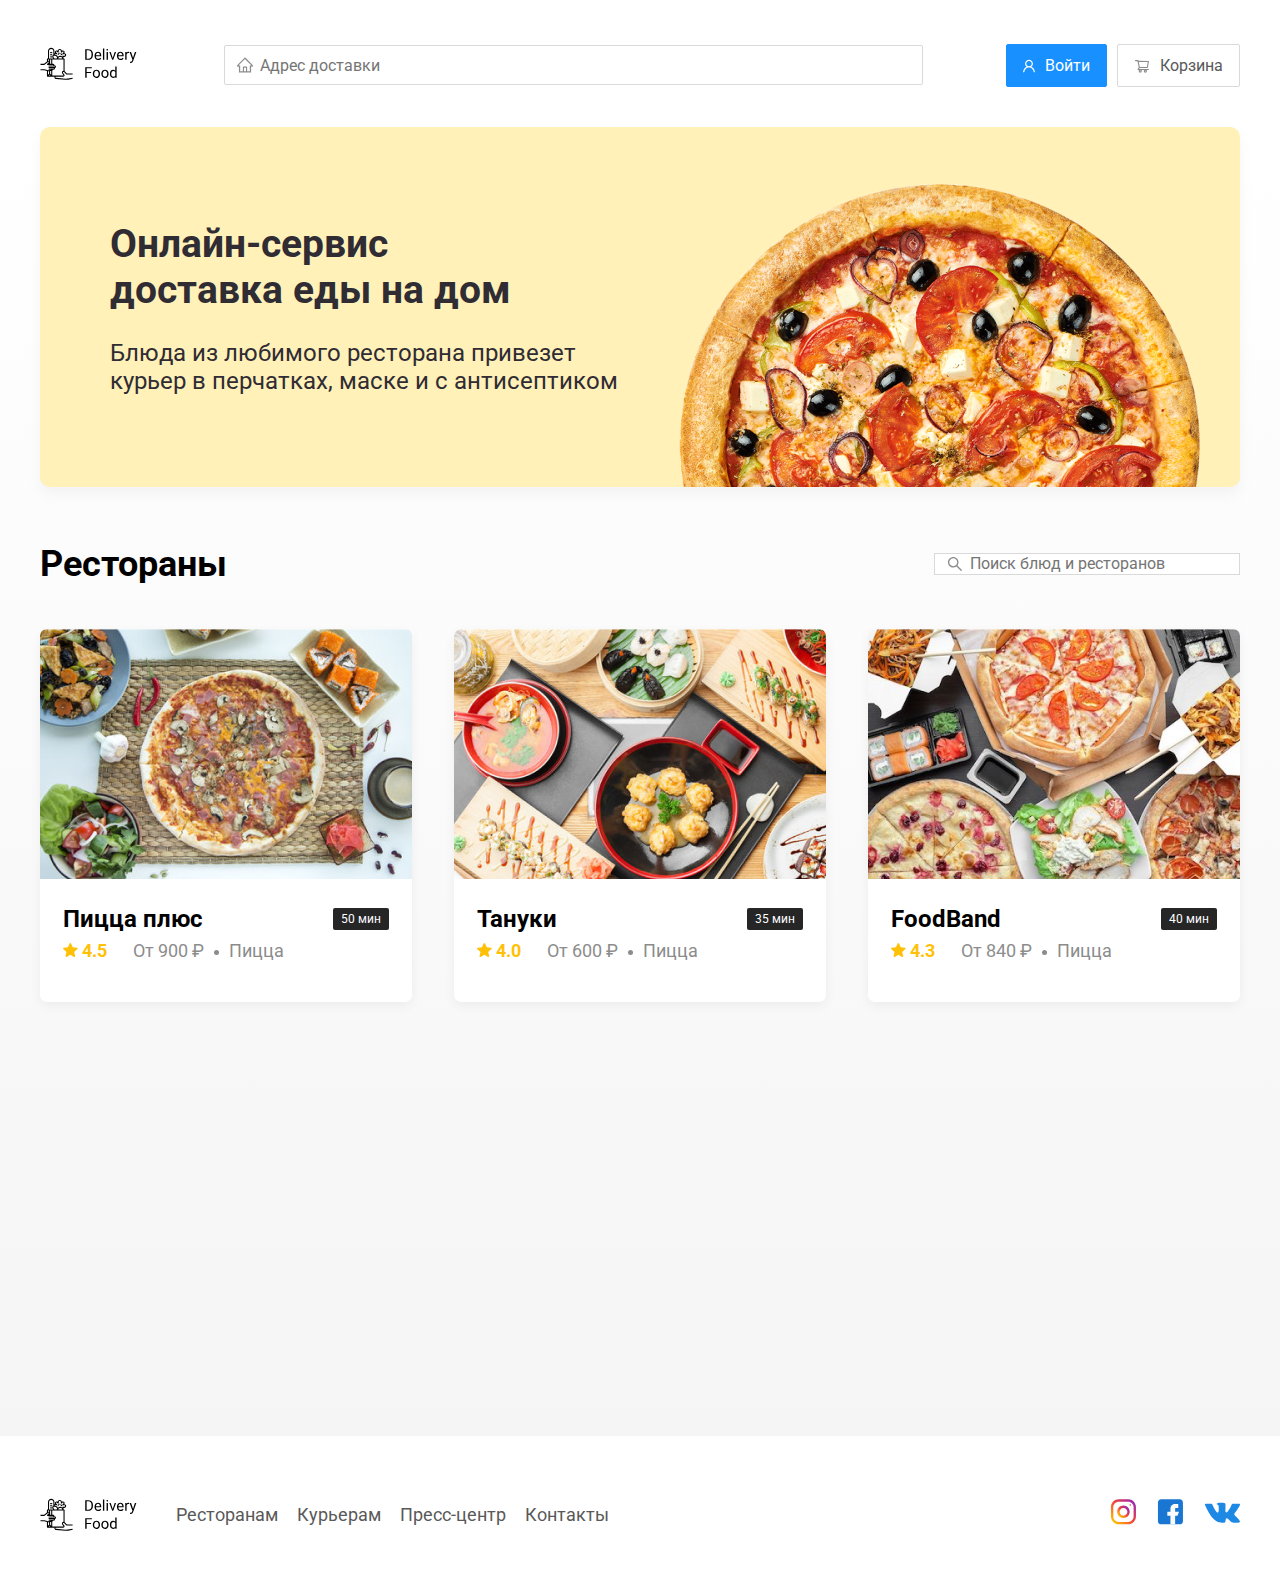
<file: index.html>
<!DOCTYPE html>
<html lang="ru">

<head>
	<meta charset="UTF-8">
	<meta name="vewport" content="width-device-width, initial-scale=1.0">
	<title>Pizza</title>
	<link rel="stylesheet" type="text/css" href="css\index.css">
	<link href="https://fonts.googleapis.com/css2?family=Roboto:wght@300&display=swap" rel="stylesheet">
	<link href="https://fonts.googleapis.com/css2?family=Roboto:wght@300;700&display=swap" rel="stylesheet">
	<link rel="stylesheet" type="text/css" href="css\normalize.css">
	<link rel="stylesheet" type="text/css" href="css\animate.css">
</head>

<body alinks="darkred">
	<div class="container">
		<!-- шапка сайта -->
		<header class="header">
			<!-- картинка (логотп) -->
			<a href="index.html" class="logo">
				<img src="img\logo.svg" alt="" class="logo">
			</a>
			<!-- поле ввода  -->
			<input type="text" name="" class="input input-adress" placeholder="Адрес доставки">
			<!-- коробка для кнопок -->
			<div class="buttons">
				<!-- кнопки "войти" - "корзина" -->
				<button class="button button-primary">

					<img src="img\Vector.svg" class="button-icon">
					<span class="button-text">
						Войти
					</span>
				</button>

				<button class="button color-mod" id="cart-button">
					<img src="img\shopping-cart.svg" class="button-icon">
					<span class="button-text">
						Корзина
					</span>
				</button>
			</div>
		</header>
	</div>
	<!-- конец шапки сайта  -->
	<!-- ------------------------ -->
	<main class="main">
		<div class="container">
			<section class="promo">
				<h1 class="promo-title">Онлайн-сервис <br> доставка еды на дом</h1>
				<p class="promo-text">Блюда из любимого ресторана привезет курьер в перчатках, маске и с антисептиком</p>
			</section>

			<!-- секция рестораны . -->
			<section class="restaurants">
				<div class="section-heading">
					<h2 class="section-title">Рестораны</h2>
					<input type="text" class="input input-search" placeholder="Поиск блюд и ресторанов">
				</div>

				<!-- карточки  -->
				<div class="cards wow fadeInUp" data-wow-delay="0.2s">
					<a href="restaurant.html" class="card">
						<img src="img\image.png" alt="" class="card-image">
						<div class="card-text">
							<div class="card-heading">
								<h3 class="card-title"> Пицца плюс</h3>
								<span class="tag card-tag">50 мин</span>
							</div>
							<!-- close card-heading -->
							<div class="card-info">
								<div class="rating">
									<img src="img\star.svg">
									4.5</div>
								<div class="price">От 900 ₽</div>
								<div class="category">Пицца</div>
							</div>
							<!-- close card-info -->
						</div>
						<!-- close card-text -->
					</a>
					<!-- close card -->

					<div class="card wow fadeInUp" data-wow-delay="0.3s">
						<img src="img\tanuki.png" alt="" class="card-image">
						<div class="card-text">
							<div class="card-heading">
								<h3 class="card-title"> Тануки</h3>
								<span class="tag card-tag">35 мин</span>
							</div>
							<!-- close card-heading -->
							<div class="card-info">
								<div class="rating">
									<img src="img\star.svg">
									4.0</div>
								<div class="price">От 600 ₽</div>
								<div class="category">Пицца</div>
							</div>
							<!-- close card-info -->
						</div>
						<!-- close card-text -->
					</div>



					<div class="card wow fadeInUp" data-wow-delay="0.4s">
						<img src="img\foodband.png" alt="" class="card-image">
						<div class="card-text">
							<div class="card-heading">
								<h3 class="card-title"> FoodBand</h3>
								<span class="tag card-tag">40 мин</span>
							</div>
							<!-- close card-heading -->
							<div class="card-info">
								<div class="rating">
									<img src="img\star.svg">
									4.3</div>
								<div class="price">От 840 ₽</div>
								<div class="category">Пицца</div>
							</div>
							<!-- close card-info -->
						</div>
						<!-- close card-text -->
					</div>



					<div class="card wow fadeInUp" data-wow-delay="0.2s">
						<img src="img\jadina.png" alt="" class="card-image">
						<div class="card-text">
							<div class="card-heading">
								<h3 class="card-title"> Жадина-пицца</h3>
								<span class="tag card-tag">25 мин</span>
							</div>
							<!-- close card-heading -->
							<div class="card-info">
								<div class="rating">
									<img src="img\star.svg">
									4.8</div>
								<div class="price">От 950 ₽</div>
								<div class="category">Пицца</div>
							</div>
							<!-- close card-info -->
						</div>
						<!-- close card-text -->
					</div>



					<div class="card wow fadeInUp" data-wow-delay="0.3s">
						<img src="img\food.png" alt="" class="card-image">
						<div class="card-text">
							<div class="card-heading">
								<h3 class="card-title"> Точка еды</h3>
								<span class="tag card-tag">35 мин</span>
							</div>
							<!-- close card-heading -->
							<div class="card-info">
								<div class="rating">
									<img src="img\star.svg">
									4.0</div>
								<div class="price">От 600 ₽</div>
								<div class="category">Пицца</div>
							</div>
							<!-- close card-info -->
						</div>
						<!-- close card-text -->
					</div>



					<div class="card wow fadeInUp" data-wow-delay="0.4s">
						<img src="img\pizza.png" alt="" class="card-image">
						<div class="card-text">
							<div class="card-heading">
								<h3 class="card-title"> PizzaBurger</h3>
								<span class="tag card-tag">55 мин</span>
							</div>
							<!-- close card-heading -->
							<div class="card-info">
								<div class="rating">
									<img src="img\star.svg"> 4.2
								</div>
								<div class="price">От 550 ₽</div>
								<div class="category">Пицца</div>
							</div>
							<!-- close card-info -->
						</div>
						<!-- close card-text -->
					</div>
				</div>
				<!-- close cards -->
			</section>
		</div>
	</main>
	<!-- !- main  -->

	<!-- footer -->

	<footer class="footer">
		<div class="container">
			<div class="footer-block">
				<img src="img\logo.svg" class="logo footer-logo">
				<nav class="footer-nav">
					<a href="#" class="footer-link">Ресторанам</a>
					<a href="#" class="footer-link">Курьерам</a>
					<a href="#" class="footer-link">Пресс-центр </a>
					<a href="#" class="footer-link">Контакты</a>
				</nav>
				<div class="social-links">
					<a href="https://www.instagram.com/denis_ux_ui/" class="social-link"><img src="img\Group 1.svg"></a>
					<a href="#" class="social-link"><img src="img\Group 2.svg"></a>
					<a href="https://vk.com/denis_ux_ui" class="social-link"><img src="img\Group 3.svg"></a>
				</div>
				<!-- 	</nav> -->
			</div>
		</div>
	</footer>

	<div class="modal">
		<div class="modal-dialog">
			<div class="modal-header">
				<h3 class="modal-title">Корзина</h3>
				<button class="close">&times;</button>
			</div>
			<div class="modal-body">
				<div class="food-row">
					<span class="food-name">Ролл угорь стандарт</span>
					<strong class="food-price">250 ₽</strong>
					<div class="food-counter">
						<button class="counter-button">-</button>
						<span class="counter">1</span>
						<button class="counter-button">+</button>
					</div>
					<!-- close food-counter -->
				</div>
				<!-- close foods-row -->
				<div class="food-row">
					<span class="food-name">Ролл угорь стандарт</span>
					<strong class="food-price">250 ₽</strong>
					<div class="food-counter">
						<button class="counter-button">-</button>
						<span class="counter">1</span>
						<button class="counter-button">+</button>
					</div>
					<!-- close food-counter -->
				</div>
				<!-- close foods-row -->
				<div class="food-row">
					<span class="food-name">Ролл угорь стандарт</span>
					<strong class="food-price">250 ₽</strong>
					<div class="food-counter">
						<button class="counter-button">-</button>
						<span class="counter">1</span>
						<button class="counter-button">+</button>
					</div>
					<!-- close food-counter -->
				</div>
				<!-- close foods-row -->
				<div class="food-row">
					<span class="food-name">Ролл угорь стандарт</span>
					<strong class="food-price">250 ₽</strong>
					<div class="food-counter">
						<button class="counter-button">-</button>
						<span class="counter">1</span>
						<button class="counter-button">+</button>
					</div>
					<!-- close food-counter -->
				</div>
				<!-- close foods-row -->
				<div class="food-row">
					<span class="food-name">Ролл угорь стандарт</span>
					<strong class="food-price">250 ₽</strong>
					<div class="food-counter">
						<button class="counter-button">-</button>
						<span class="counter">1</span>
						<button class="counter-button">+</button>
					</div>
					<!-- close food-counter -->
				</div>
				<!-- close foods-row -->
			</div>
			<!-- close modal-body -->
			<div class="modal-footer">
				<span class="price-tag">1250 ₽</span>
				<div class="footer-buttons">
					<button class="button button-primary">Оформить заказ</button>
					<button class="button color-mod" id="close-btn">Отмена</button>
				</div>
				<!-- close footer-buttons -->
			</div>
			<!-- close modal-footer -->
		</div>
	</div>

	<script src="js\wow.min.js"></script>
	<script>
		let closBtn = document.querySelector("#close-btn");

		closBtn.addEventListener("click", function (event) {
			modal.classList.remove("is-open");
		});
	</script>
	<script src="js\index.js"></script>
</body>

</html>
</file>
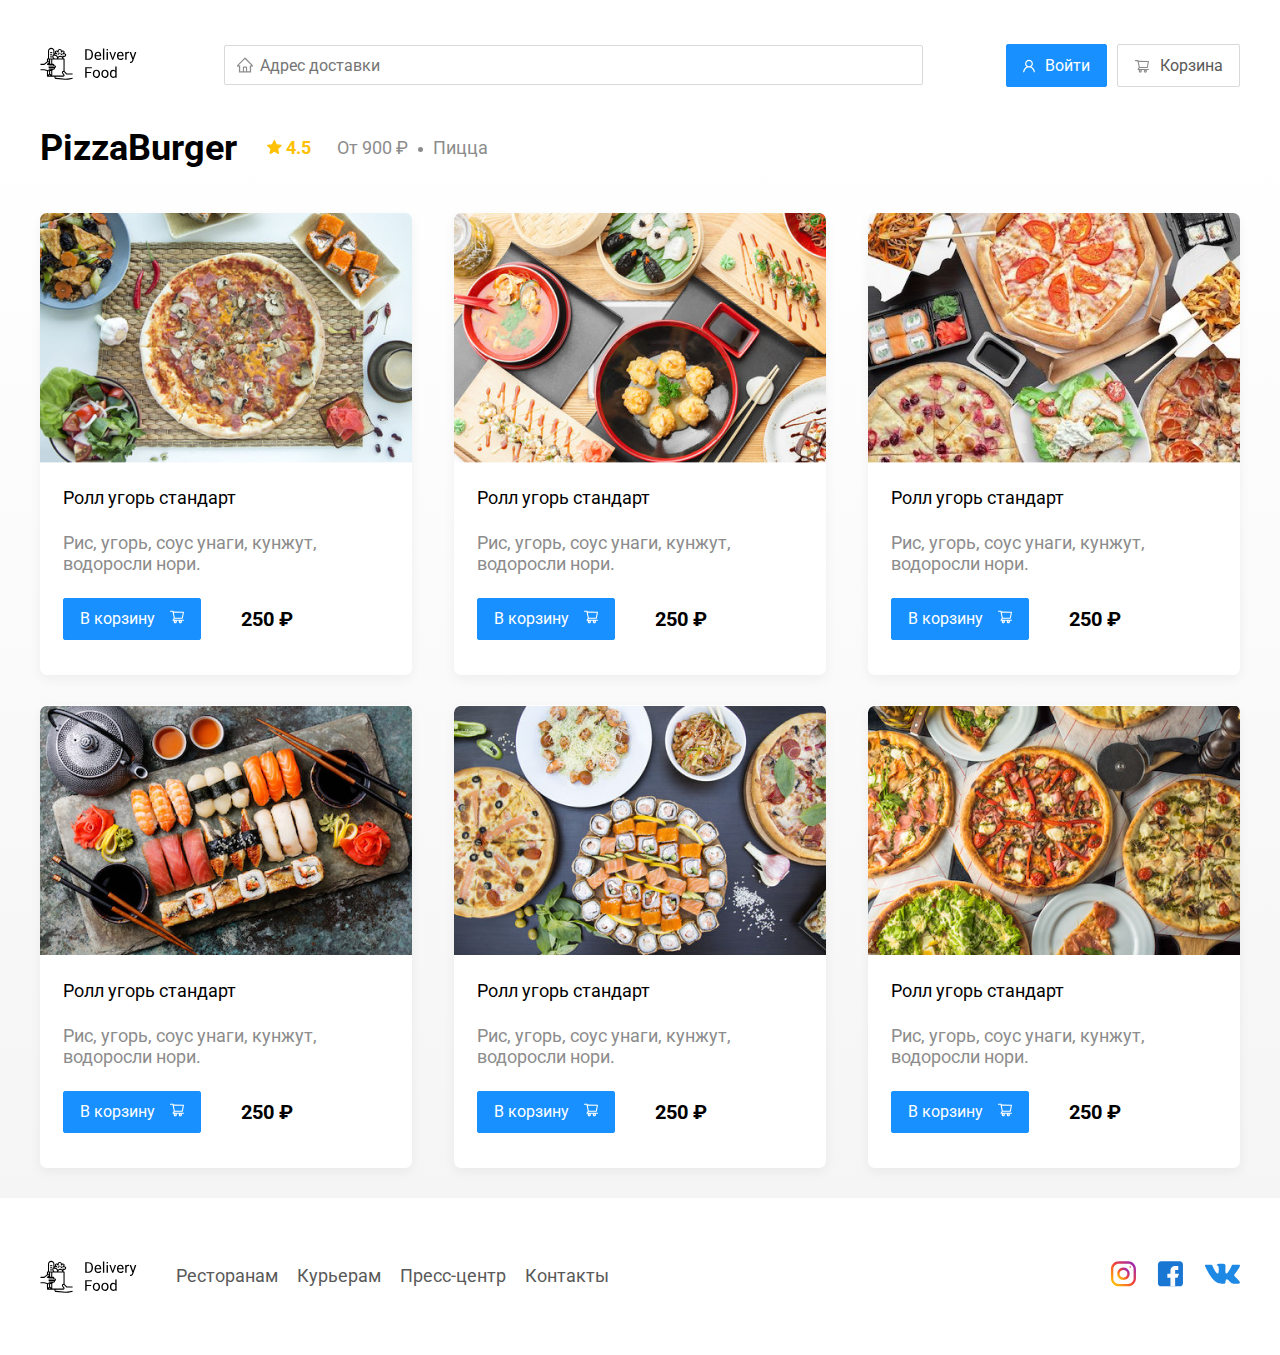
<file: restaurant.html>
<!DOCTYPE html>
<html lang="ru">

<head>
	<meta charset="UTF-8">
	<meta name="vewport" content="width-device-width, initial-scale=1.0">
	<title>PizzaBurger - доставка еды на дом</title>
	<link rel="stylesheet" type="text/css" href="css\index.css">
	<link href="https://fonts.googleapis.com/css2?family=Roboto:wght@300&display=swap" rel="stylesheet">
	<link href="https://fonts.googleapis.com/css2?family=Roboto:wght@300;700&display=swap" rel="stylesheet">
	<link rel="stylesheet" type="text/css" href="css\normalize.css">
	<link rel="stylesheet" type="text/css" href="css\animate.css">
</head>

<body>
	<div class="container">
		<!-- шапка сайта -->
		<header class="header">
			<!-- картинка (логотп) -->
			<a href="index.html" class="logo">
				<img src="img\logo.svg" alt="" class="logo">
			</a>
			<!-- поле ввода  -->
			<input type="text" name="" class="input input-adress" placeholder="Адрес доставки">
			<!-- коробка для кнопок -->
			<div class="buttons">
				<!-- кнопки "войти" - "корзина" -->
				<button class="button button-primary">

					<img src="img\Vector.svg" class="button-icon">
					<span class="button-text">
						Войти
					</span>
				</button>

				<button class="button color-mod" id="cart-button">
					<img src="img\shopping-cart.svg" class="button-icon">
					<span class="button-text">
						Корзина
					</span>
				</button>
			</div>
		</header>
	</div>
	<!-- конец шапки сайта  -->
	<!-- ------------------------ -->
	<main class="main">
		<div class="container">

			<!-- секция рестораны . -->
			<section class="restaurants">
				<div class="section-heading">
					<h2 class="section-title">PizzaBurger</h2>
					<div class="card-info">
						<div class="rating">
							<img src="img\star.svg">
							4.5</div>
						<div class="price">От 900 ₽</div>
						<div class="category">Пицца</div>
					</div>
				</div>
				<!-- карточки  -->
				<div class="cards wow fadeInUp">
					<div class="card wow fadeInUp" data-wow-delay="0.4s">
						<img src="img\image.png" alt="" class="card-image">
						<div class="card-text">
							<div class="card-heading">
								<h3 class="card-title card-title-reg"> Ролл угорь стандарт</h3>
							</div>
							<!-- close card-heading -->
							<div class="card-info">
								<div class="ingredients ">Рис, угорь, соус унаги, кунжут, водоросли нори.</div>
							</div>
							<!-- close card-info -->
							<div class="buttons">

								<button class="button button-primary">

									<span class="button-card-text">В корзину</span>

									<img src="img\basket.svg" class="button-card-image">

								</button>

								<strong class="card-price-bold">250 ₽</strong>

							</div>
						</div>
						<!-- close card-text -->
					</div>
					<!-- close card -->
					<!-- close card-heading -->
					<div class="card wow fadeInUp" data-wow-delay="0.6s">
						<img src="img\tanuki.png" alt="" class="card-image">
						<div class="card-text">
							<div class="card-heading">
								<h3 class="card-title card-title-reg"> Ролл угорь стандарт</h3>
							</div>
							<!-- close card-heading -->
							<div class="card-info">
								<div class="ingredients ">Рис, угорь, соус унаги, кунжут, водоросли нори.</div>
							</div>
							<!-- close card-info -->
							<div class="buttons">

								<button class="button button-primary">

									<span class="button-card-text">В корзину</span>

									<img src="img\basket.svg" class="button-card-image">

								</button>

								<strong class="card-price-bold">250 ₽</strong>

							</div>
						</div>
						<!-- close card-text -->
					</div>
					<div class="card wow fadeInUp" data-wow-delay="0.8s">
						<img src="img\foodband.png" alt="" class="card-image">
						<div class="card-text">
							<div class="card-heading">
								<h3 class="card-title card-title-reg"> Ролл угорь стандарт</h3>
								<!-- <span class="tag card-tag">50 мин</span> -->
							</div>
							<!-- close card-heading -->
							<div class="card-info">
								<!-- 	<div class="rating">
								<img src="\Users\Lenovo\Desktop\Проекты\figma\img\star.svg">
							4.5</div> -->
								<!-- <div class="price">От 900 ₽</div> -->
								<div class="ingredients ">Рис, угорь, соус унаги, кунжут, водоросли нори.</div>
							</div>
							<!-- close card-info -->
							<div class="buttons">
								<button class="button button-primary">
									<span class="button-card-text">В корзину</span>
									<img src="img\basket.svg" class="button-card-image">
								</button>
								<strong class="card-price-bold">250 ₽</strong>
							</div>
						</div>
						<!-- close card-text -->
					</div>

					<div class="card wow fadeInUp" data-wow-delay="0,4s">
						<img src="img\jadina.png" alt="" class="card-image">
						<div class="card-text">
							<div class="card-heading">
								<h3 class="card-title card-title-reg"> Ролл угорь стандарт</h3>
								<!-- <span class="tag card-tag">50 мин</span> -->
							</div>
							<!-- close card-heading -->
							<div class="card-info">
								<div class="ingredients ">Рис, угорь, соус унаги, кунжут, водоросли нори.</div>
							</div>
							<!-- close card-info -->
							<div class="buttons">
								<button class="button button-primary">
									<span class="button-card-text">В корзину</span>
									<img src="img\basket.svg" class="button-card-image">
								</button>
								<strong class="card-price-bold">250 ₽</strong>

							</div>
						</div>
						<!-- close card-text -->
					</div>

					<div class="card wow fadeInUp" data-wow-delay="0,6s">
						<img src="img\food.png" alt="" class="card-image">
						<div class="card-text">
							<div class="card-heading">
								<h3 class="card-title card-title-reg"> Ролл угорь стандарт</h3>
								<!-- <span class="tag card-tag">50 мин</span> -->
							</div>
							<!-- close card-heading -->
							<div class="card-info">
								<div class="ingredients ">Рис, угорь, соус унаги, кунжут, водоросли нори.</div>
							</div>
							<!-- close card-info -->
							<div class="buttons">
								<button class="button button-primary">
									<span class="button-card-text">В корзину</span>
									<img src="img\basket.svg" class="button-card-image">
								</button>
								<strong class="card-price-bold">250 ₽</strong>
							</div>
						</div>
						<!-- close card-text -->
					</div>

					<div class="card wow fadeInUp" data-wow-delay="0,8s">
						<img src="img\pizza.png" alt="" class="card-image">
						<div class="card-text">
							<div class="card-heading">
								<h3 class="card-title card-title-reg"> Ролл угорь стандарт</h3>
								<!-- <span class="tag card-tag">50 мин</span> -->
							</div>
							<!-- close card-heading -->
							<div class="card-info">
								<div class="ingredients">Рис, угорь, соус унаги, кунжут, водоросли нори.</div>
							</div>
							<!-- close card-info -->
							<div class="buttons">
								<button class="button button-primary">
									<span class="button-card-text">В корзину</span>
									<img src="img\basket.svg" class="button-card-image">
								</button>
								<strong class="card-price-bold">250 ₽</strong>
							</div>
						</div>
						<!-- close card-text -->
					</div>
					<!-- close cards -->
			</section>
		</div>
	</main>
	<!-- !- main  -->

	<!-- footer -->

	<footer class="footer">
		<div class="container">
			<div class="footer-block">
				<img src="img\logo.svg" class="logo footer-logo">
				<nav class="footer-nav">
					<a href="#" class="footer-link">Ресторанам</a>
					<a href="#" class="footer-link">Курьерам</a>
					<a href="#" class="footer-link">Пресс-центр </a>
					<a href="#" class="footer-link">Контакты</a>
				</nav>
				<div class="social-links">
					<a href="#" class="social-link"><img src="img\Group 1.svg"></a>
					<a href="#" class="social-link"><img src="img\Group 2.svg"></a>
					<a href="#" class="social-link"><img src="img\Group 3.svg"></a>
				</div>
				<!-- 	</nav> -->
			</div>
		</div>
	</footer>

	<div class="modal">
		<div class="modal-dialog">
			<div class="modal-header">
				<h3 class="modal-title">Корзина</h3>
				<button class="close">&times;</button>
			</div>
			<div class="modal-body">
				<div class="food-row">
					<span class="food-name">Ролл угорь стандарт</span>
					<strong class="food-price">250 ₽</strong>
					<div class="food-counter">
						<button class="counter-button">-</button>
						<span class="counter">1</span>
						<button class="counter-button">+</button>
					</div>
					<!-- close food-counter -->
				</div>
				<!-- close foods-row -->
				<div class="food-row">
					<span class="food-name">Ролл угорь стандарт</span>
					<strong class="food-price">250 ₽</strong>
					<div class="food-counter">
						<button class="counter-button">-</button>
						<span class="counter">1</span>
						<button class="counter-button">+</button>
					</div>
					<!-- close food-counter -->
				</div>
				<!-- close foods-row -->
				<div class="food-row">
					<span class="food-name">Ролл угорь стандарт</span>
					<strong class="food-price">250 ₽</strong>
					<div class="food-counter">
						<button class="counter-button">-</button>
						<span class="counter">1</span>
						<button class="counter-button">+</button>
					</div>
					<!-- close food-counter -->
				</div>
				<!-- close foods-row -->
				<div class="food-row">
					<span class="food-name">Ролл угорь стандарт</span>
					<strong class="food-price">250 ₽</strong>
					<div class="food-counter">
						<button class="counter-button">-</button>
						<span class="counter">1</span>
						<button class="counter-button">+</button>
					</div>
					<!-- close food-counter -->
				</div>
				<!-- close foods-row -->
				<div class="food-row">
					<span class="food-name">Ролл угорь стандарт</span>
					<strong class="food-price">250 ₽</strong>
					<div class="food-counter">
						<button class="counter-button">-</button>
						<span class="counter">1</span>
						<button class="counter-button">+</button>
					</div>
					<!-- close food-counter -->
				</div>
				<!-- close foods-row -->
			</div>
			<!-- close modal-body -->
			<div class="modal-footer">
				<span class="price-tag">1250 ₽</span>
				<div class="footer-buttons">
					<button class="button button-primary">Оформить заказ</button>
					<button class="button color-mod" id="close-btns">Отмена</button>
				</div>
				<!-- close footer-buttons -->
			</div>
			<!-- close modal-footer -->
		</div>
	</div>

	<script src="js\wow.min.js"></script>

	<script>
		let closBtns = document.querySelector("#close-btns");

		closBtns.addEventListener("click", function (event) {
			modal.classList.remove("is-open");
		});
	</script>

	<script src="js\index.js"></script>

</body>

</html>
</file>
